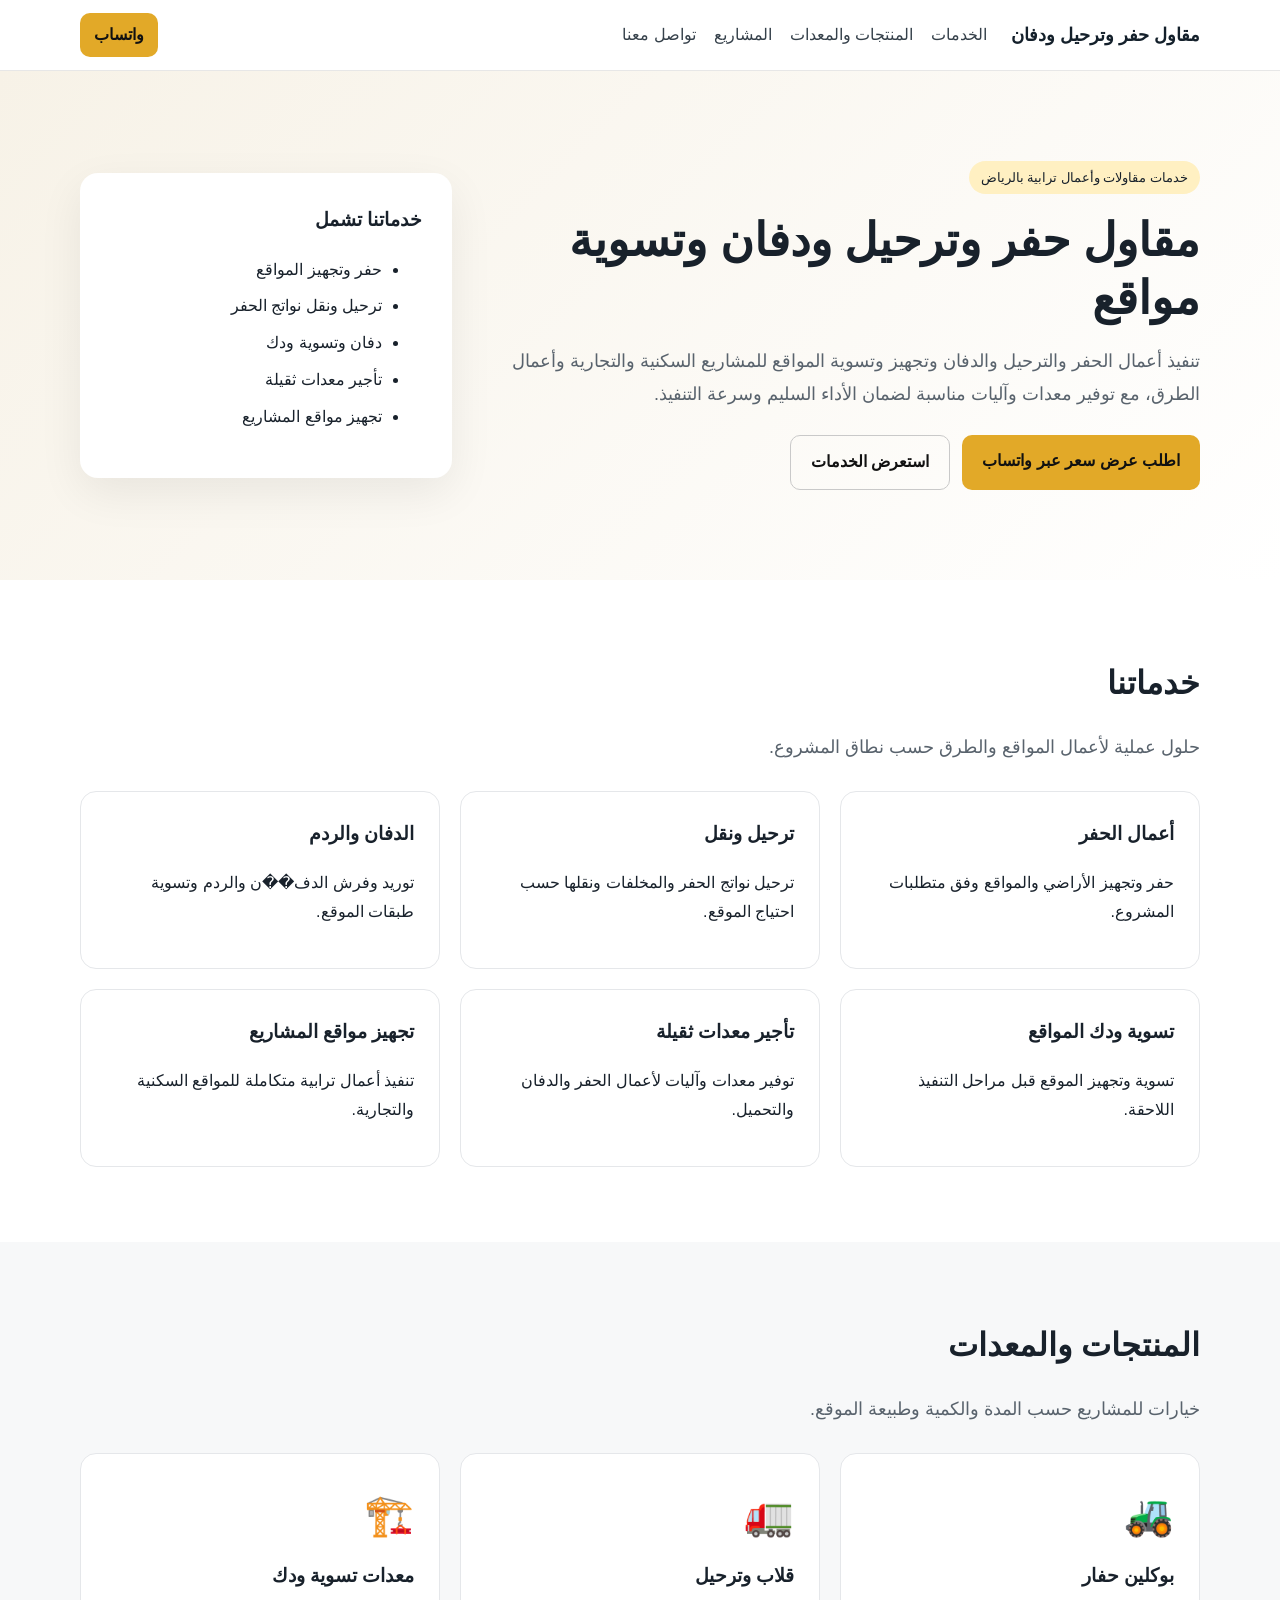
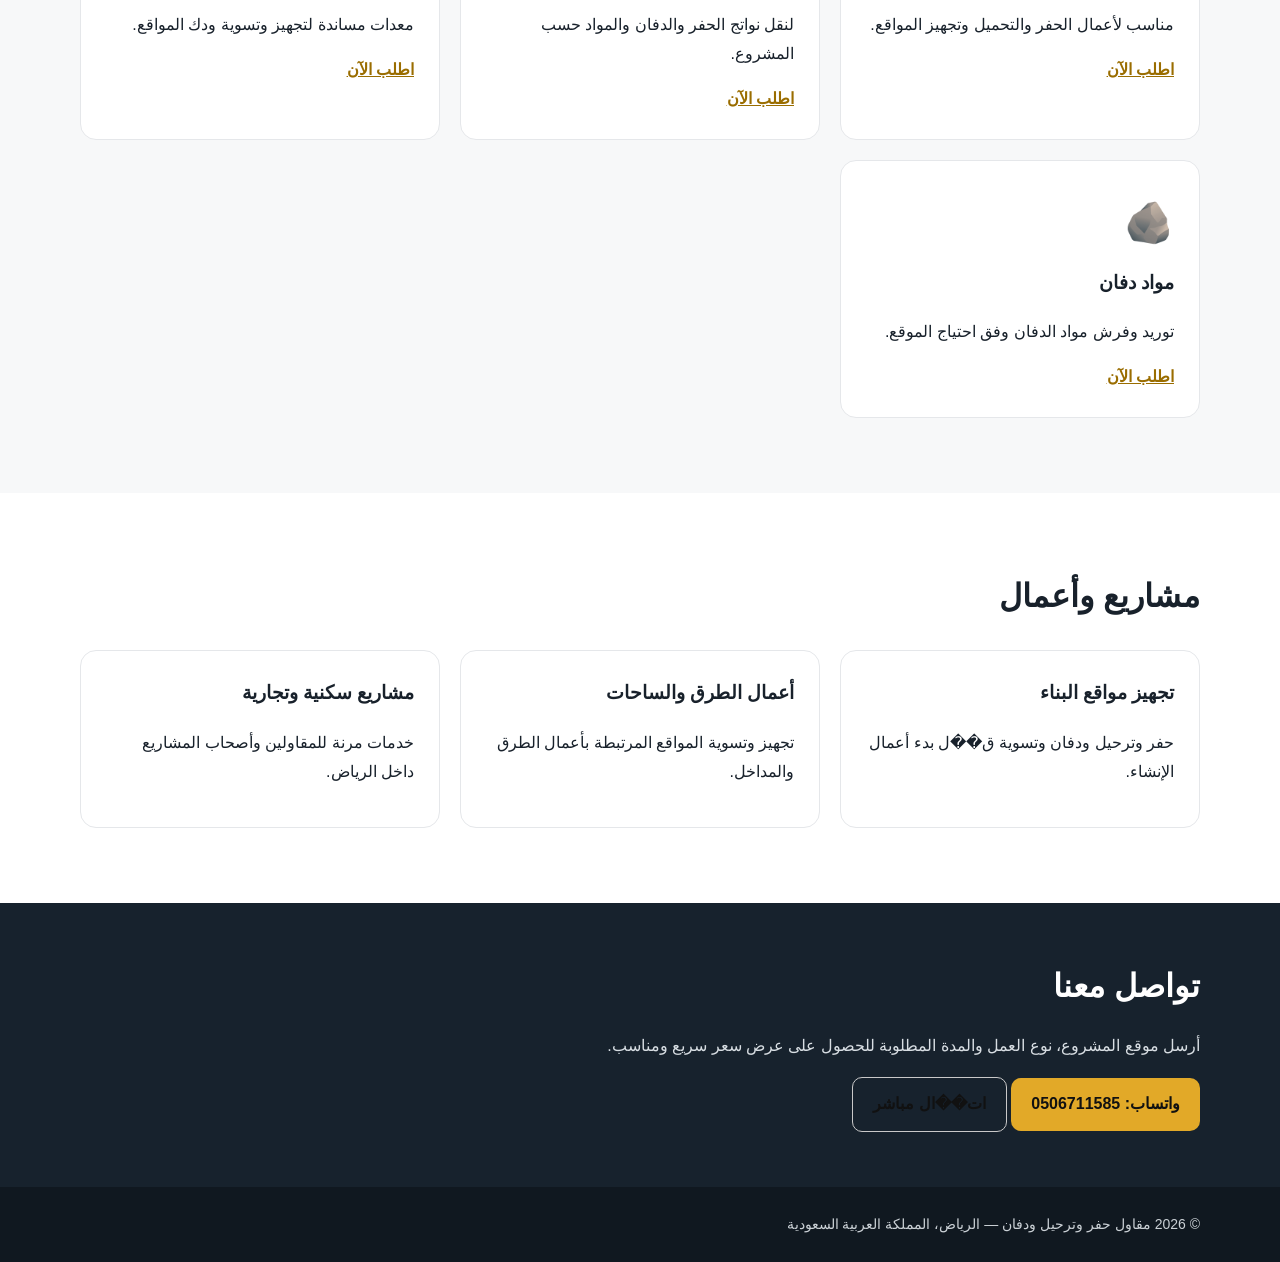
<file: index.html>
<!doctype html>
<html lang="ar" dir="rtl">
<head>
  <meta charset="utf-8">
  <meta name="viewport" content="width=device-width,initial-scale=1">
  <meta name="google-site-verification" content="HXzgTMPQGBaSAEjXgAmuo8qW6CU1yolK3773bHFjYjY">
  <meta name="description" content="مقاول حفر وترحيل ودفان بالرياض. خدمات الحفر، الترحيل، الدفان وتسوية المواقع وتأجير المعدات الثقيلة.">
  <title>مقاول حفر وترحيل ودفان بالرياض | خدمات ومعدات</title>
  <link rel="stylesheet" href="style.css">

  <!-- Google Analytics GA4 - فقط عند إدخال ID الحقيقي -->
  <script>
    window.dataLayer = window.dataLayer || [];
    function gtag(){ window.dataLayer.push(arguments); }
    const GA_MEASUREMENT_ID = 'G-XXXXXXXXXX';
    if (GA_MEASUREMENT_ID && GA_MEASUREMENT_ID !== 'G-XXXXXXXXXX') {
      const gaScript = document.createElement('script');
      gaScript.async = true;
      gaScript.src = 'https://www.googletagmanager.com/gtag/js?id=' + GA_MEASUREMENT_ID;
      document.head.appendChild(gaScript);
      gtag('js', new Date());
      gtag('config', GA_MEASUREMENT_ID);
    }
  </script>

  <!-- Meta Pixel - فقط عند إدخال ID الحقيقي -->
  <script>
    const FB_PIXEL_ID = 'XXXXXXXXXXXXXXX';
    if (FB_PIXEL_ID && FB_PIXEL_ID !== 'XXXXXXXXXXXXXXX') {
      !function(f,b,e,v,n,t,s){if(f.fbq)return;n=f.fbq=function(){n.callMethod?n.callMethod.apply(n,arguments):n.queue.push(arguments)};if(!f._fbq)f._fbq=n;n.push=n;n.loaded=!0;n.version='2.0';n.queue=[];t=b.createElement(e);t.async=!0;t.src=v;s=b.getElementsByTagName(e)[0];s.parentNode.insertBefore(t,s)}(window, document,'script','https://connect.facebook.net/en_US/fbevents.js');
      fbq('init', FB_PIXEL_ID);
      fbq('track', 'PageView');
    }
  </script>

  <!-- Google Tag Manager - فقط عند إدخال ID الحقيقي -->
  <script>
    const GTM_ID = 'GTM-XXXXXXXX';
    if (GTM_ID && GTM_ID !== 'GTM-XXXXXXXX') {
      (function(w,d,s,l,i){w[l]=w[l]||[];w[l].push({'gtm.start': new Date().getTime(),event:'gtm.js'});var f=d.getElementsByTagName(s)[0], j=d.createElement(s), dl=l!='dataLayer'?'&l='+l:''; j.async=true; j.src='https://www.googletagmanager.com/gtm.js?id='+i+dl; f.parentNode.insertBefore(j,f);})(window,document,'script','dataLayer',GTM_ID);
    }
  </script>
</head>
<body>
  <noscript>
    <iframe src="https://www.googletagmanager.com/ns.html?id=GTM-XXXXXXXX" height="0" width="0" style="display:none;visibility:hidden"></iframe>
  </noscript>

  <header class="top">
    <div class="wrap nav">
      <a class="brand" href="index.html">مقاول حفر وترحيل ودفان</a>
      <nav>
        <a href="#services">الخدمات</a>
        <a href="#products">المنتجات والمعدات</a>
        <a href="#projects">المشاريع</a>
        <a href="#contact">تواصل معنا</a>
      </nav>
      <a class="btn small" href="https://wa.me/966506711585">واتساب</a>
    </div>
  </header>

  <main>
    <section class="hero">
      <div class="wrap hero-grid">
        <div>
          <span class="badge">خدمات مقاولات وأعمال ترابية بالرياض</span>
          <h1>مقاول حفر وترحيل ودفان وتسوية مواقع</h1>
          <p>تنفيذ أعمال الحفر والترحيل والدفان وتجهيز وتسوية المواقع للمشاريع السكنية والتجارية وأعمال الطرق، مع توفير معدات وآليات مناسبة لضمان الأداء السليم وسرعة التنفيذ.</p>
          <div class="actions">
            <a class="btn" href="https://wa.me/966506711585">اطلب عرض سعر عبر واتساب</a>
            <a class="btn ghost" href="#services">استعرض الخدمات</a>
          </div>
        </div>
        <div class="hero-card">
          <h3>خدماتنا تشمل</h3>
          <ul>
            <li>حفر وتجهيز المواقع</li>
            <li>ترحيل ونقل نواتج الحفر</li>
            <li>دفان وتسوية ودك</li>
            <li>تأجير معدات ثقيلة</li>
            <li>تجهيز مواقع المشاريع</li>
          </ul>
        </div>
      </div>
    </section>

    <section id="services" class="section">
      <div class="wrap">
        <h2>خدماتنا</h2>
        <p class="lead">حلول عملية لأعمال المواقع والطرق حسب نطاق المشروع.</p>
        <div class="cards">
          <article>
            <h3>أعمال الحفر</h3>
            <p>حفر وتجهيز الأراضي والمواقع وفق متطلبات المشروع.</p>
          </article>
          <article>
            <h3>ترحيل ونقل</h3>
            <p>ترحيل نواتج الحفر والمخلفات ونقلها حسب احتياج الموقع.</p>
          </article>
          <article>
            <h3>الدفان والردم</h3>
            <p>توريد وفرش الدف��ن والردم وتسوية طبقات الموقع.</p>
          </article>
          <article>
            <h3>تسوية ودك المواقع</h3>
            <p>تسوية وتجهيز الموقع قبل مراحل التنفيذ اللاحقة.</p>
          </article>
          <article>
            <h3>تأجير معدات ثقيلة</h3>
            <p>توفير معدات وآليات لأعمال الحفر والدفان والتحميل.</p>
          </article>
          <article>
            <h3>تجهيز مواقع المشاريع</h3>
            <p>تنفيذ أعمال ترابية متكاملة للمواقع السكنية والتجارية.</p>
          </article>
        </div>
      </div>
    </section>

    <section id="products" class="section alt">
      <div class="wrap">
        <h2>المنتجات والمعدات</h2>
        <p class="lead">خيارات للمشاريع حسب المدة والكمية وطبيعة الموقع.</p>
        <div class="cards products">
          <article>
            <div class="icon">🚜</div>
            <h3>بوكلين حفار</h3>
            <p>مناسب لأعمال الحفر والتحميل وتجهيز المواقع.</p>
            <a href="https://wa.me/966506711585?text=%D8%A3%D8%B1%D9%8A%D8%AF%20%D8%AD%D8%AC%D8%B2%20%D8%A8%D9%88%D9%83%D9%84%D9%8A%D9%86%20%D9%84%D8%AD%D9%81%D8%A7%D8%B1">اطلب الآن</a>
          </article>
          <article>
            <div class="icon">🚛</div>
            <h3>قلاب وترحيل</h3>
            <p>لنقل نواتج الحفر والدفان والمواد حسب المشروع.</p>
            <a href="https://wa.me/966506711585?text=%D8%A3%D8%B1%D9%8A%D8%AF%20%D8%AD%D8%84%D8%B2%20%D9%82%D9%84%D8%A8%20%D9%88%D8%AA%D8%B1%D8%AD%D9%8A%D9%84">اطلب الآن</a>
          </article>
          <article>
            <div class="icon">🏗️</div>
            <h3>معدات تسوية ودك</h3>
            <p>معدات مساندة لتجهيز وتسوية ودك المواقع.</p>
            <a href="https://wa.me/966506711585?text=%D8%A3%D8%B1%D9%8A%D8%AF%20%D9%85%D9%84%D8%AA%D9%81%D8%A7%D8%AF%D8%A7%D8%AA%20%D9%84%D8%AA%D8%B3%D9%88%D9%8A%D8%A9%20%D9%88%D8%A7%D9%84%D8%AF%D9%83">اطلب الآن</a>
          </article>
          <article>
            <div class="icon">🪨</div>
            <h3>مواد دفان</h3>
            <p>توريد وفرش مواد الدفان وفق احتياج الموقع.</p>
            <a href="https://wa.me/966506711585?text=%D8%A3%D8%B1%D9%8A%D8%AF%20%D8%AA%D9%88%D8%B1%D9%8A%D8%AF%20%D9%85%D9%84%D8%AF%D9%81%D8%A7%D9%86%20%D9%88%D8%A7%D9%84%D9%85%D9%84%D8%8A%D8%A7%D8%AA">اطلب الآن</a>
          </article>
        </div>
      </div>
    </section>

    <section id="projects" class="section">
      <div class="wrap">
        <h2>مشاريع وأعمال</h2>
        <div class="project-grid">
          <div>
            <h3>تجهيز مواقع البناء</h3>
            <p>حفر وترحيل ودفان وتسوية ق��ل بدء أعمال الإنشاء.</p>
          </div>
          <div>
            <h3>أعمال الطرق والساحات</h3>
            <p>تجهيز وتسوية المواقع المرتبطة بأعمال الطرق والمداخل.</p>
          </div>
          <div>
            <h3>مشاريع سكنية وتجارية</h3>
            <p>خدمات مرنة للمقاولين وأصحاب المشاريع داخل الرياض.</p>
          </div>
        </div>
      </div>
    </section>

    <section id="contact" class="contact">
      <div class="wrap contact-box">
        <div>
          <h2>تواصل معنا</h2>
          <p>أرسل موقع المشروع، نوع العمل والمدة المطلوبة للحصول على عرض سعر سريع ومناسب.</p>
          <div class="contact-actions">
            <a class="btn" href="https://wa.me/966506711585">واتساب: 0506711585</a>
            <a class="btn ghost" href="tel:+966506711585">ات��ال مباشر</a>
          </div>
        </div>
      </div>
    </section>
  </main>

  <footer>
    <div class="wrap">© 2026 مقاول حفر وترحيل ودفان — الرياض، المملكة العربية السعودية</div>
  </footer>
</body>
</html>
</file>
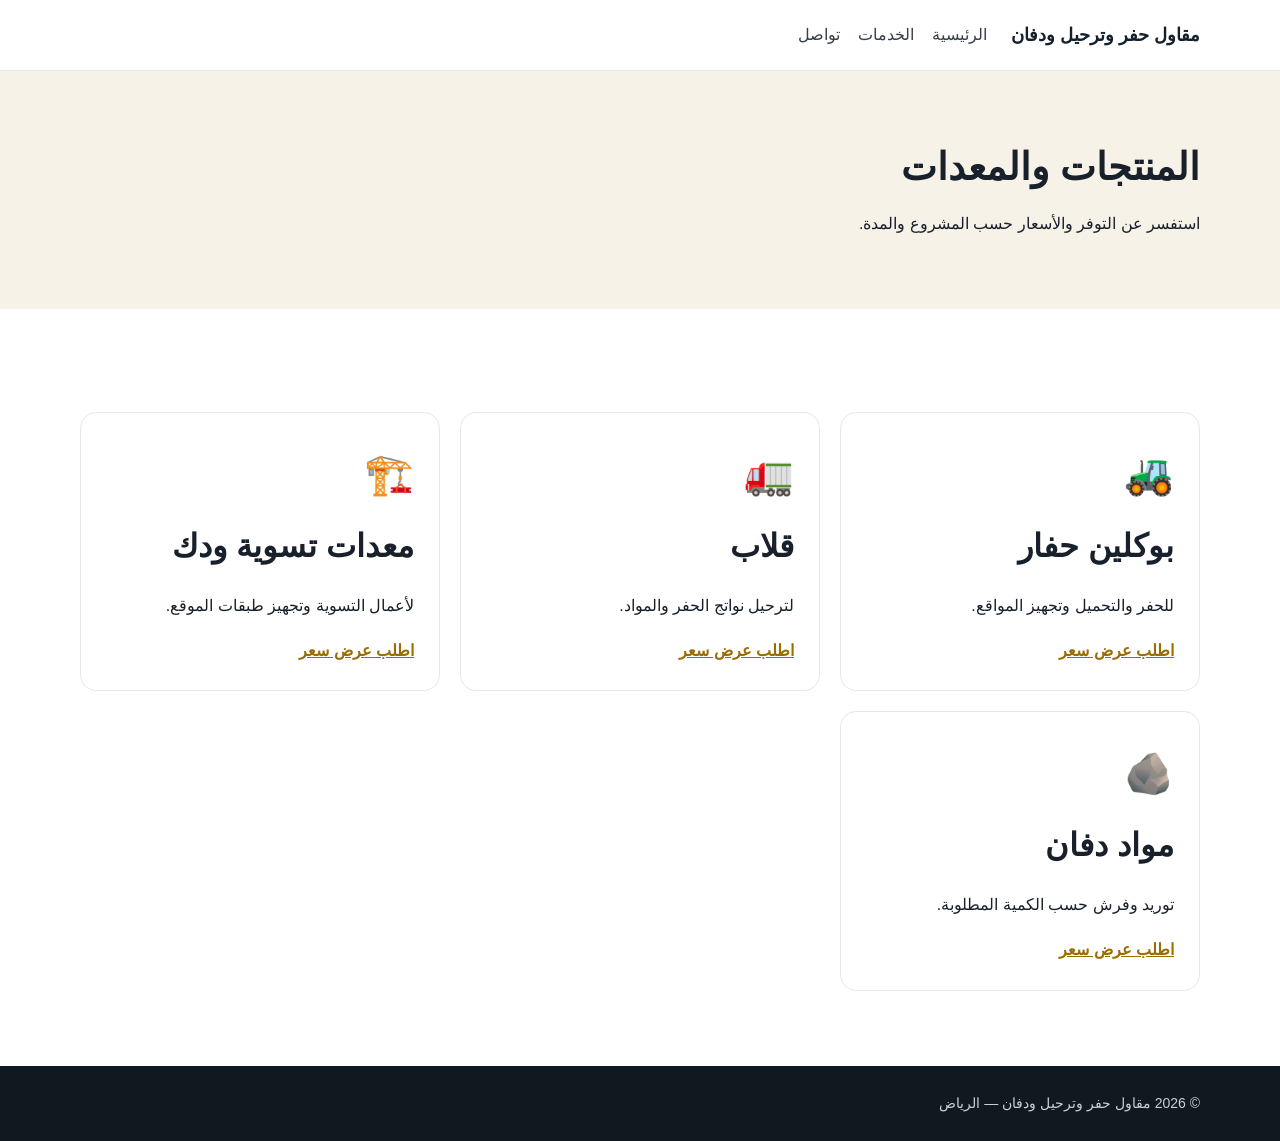
<file: products.html>
<!doctype html><html lang="ar" dir="rtl"><head><meta charset="utf-8"><meta name="viewport" content="width=device-width,initial-scale=1"><meta name="description" content="معدات ومنتجات لأعمال الحفر والدفان والترحيل بالرياض"><title>المنتجات والمعدات | مقاول حفر وترحيل</title><link rel="stylesheet" href="style.css"></head><body>
<header class="top"><div class="wrap nav"><a class="brand" href="index.html">مقاول حفر وترحيل ودفان</a><nav><a href="index.html">الرئيسية</a><a href="services.html">الخدمات</a><a href="index.html#contact">تواصل</a></nav></div></header>
<section class="page-head"><div class="wrap"><h1>المنتجات والمعدات</h1><p>استفسر عن التوفر والأسعار حسب المشروع والمدة.</p></div></section>
<section class="section"><div class="wrap cards products">
<article><div class="icon">🚜</div><h2>بوكلين حفار</h2><p>للحفر والتحميل وتجهيز المواقع.</p><a href="https://wa.me/966506711585">اطلب عرض سعر</a></article>
<article><div class="icon">🚛</div><h2>قلاب</h2><p>لترحيل نواتج الحفر والمواد.</p><a href="https://wa.me/966506711585">اطلب عرض سعر</a></article>
<article><div class="icon">🏗️</div><h2>معدات تسوية ودك</h2><p>لأعمال التسوية وتجهيز طبقات الموقع.</p><a href="https://wa.me/966506711585">اطلب عرض سعر</a></article>
<article><div class="icon">🪨</div><h2>مواد دفان</h2><p>توريد وفرش حسب الكمية المطلوبة.</p><a href="https://wa.me/966506711585">اطلب عرض سعر</a></article>
</div></section><footer><div class="wrap">© 2026 مقاول حفر وترحيل ودفان — الرياض</div></footer></body></html>
</file>
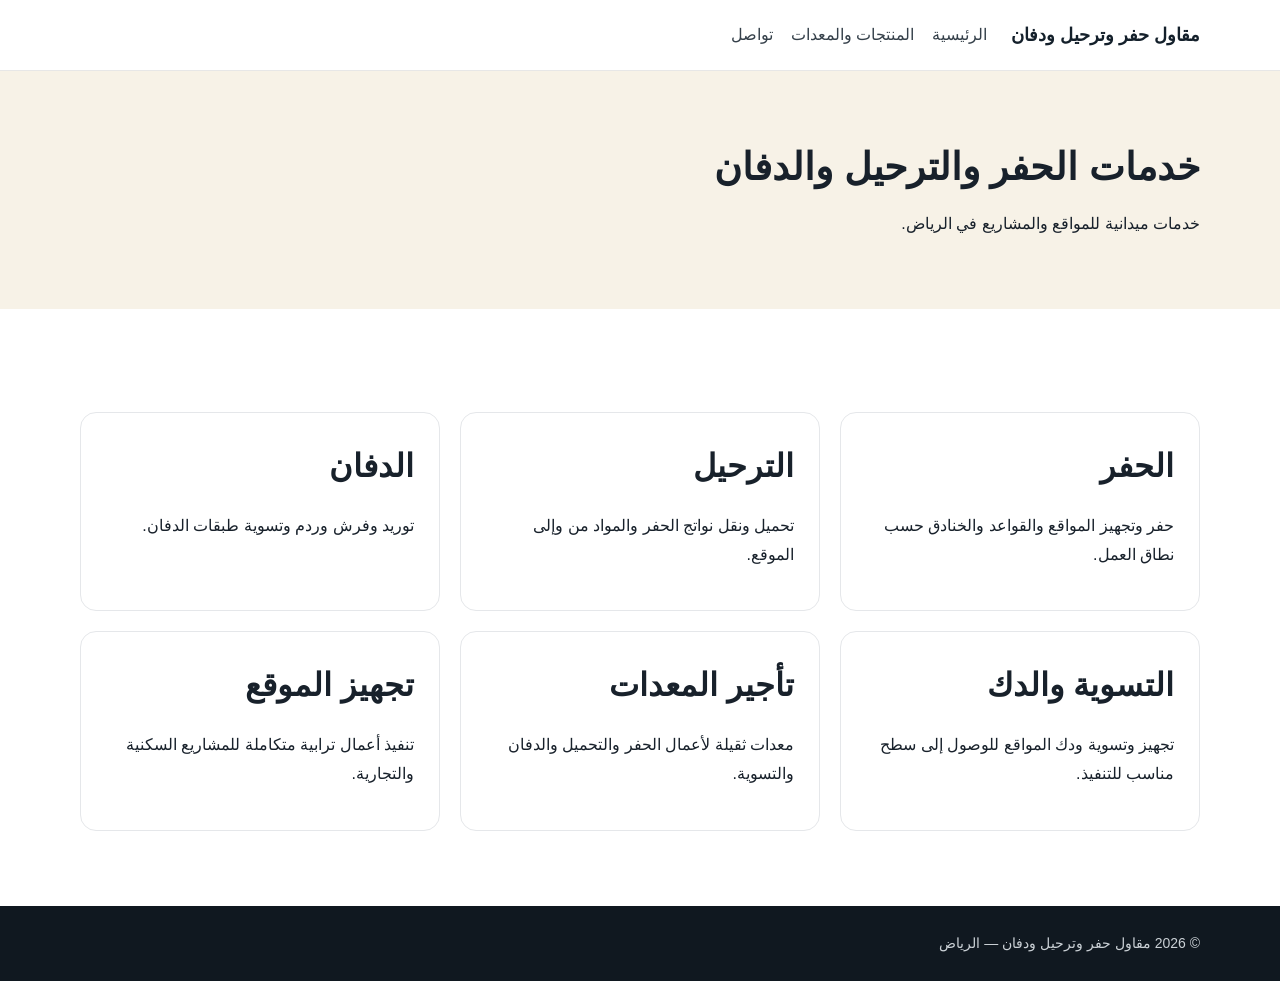
<file: services.html>
<!doctype html><html lang="ar" dir="rtl"><head><meta charset="utf-8"><meta name="viewport" content="width=device-width,initial-scale=1"><meta name="description" content="خدمات مقاول حفر وترحيل ودفان بالرياض"><title>الخدمات | مقاول حفر وترحيل ودفان بالرياض</title><link rel="stylesheet" href="style.css"></head><body>
<header class="top"><div class="wrap nav"><a class="brand" href="index.html">مقاول حفر وترحيل ودفان</a><nav><a href="index.html">الرئيسية</a><a href="products.html">المنتجات والمعدات</a><a href="index.html#contact">تواصل</a></nav></div></header>
<section class="page-head"><div class="wrap"><h1>خدمات الحفر والترحيل والدفان</h1><p>خدمات ميدانية للمواقع والمشاريع في الرياض.</p></div></section>
<section class="section"><div class="wrap cards"><article><h2>الحفر</h2><p>حفر وتجهيز المواقع والقواعد والخنادق حسب نطاق العمل.</p></article><article><h2>الترحيل</h2><p>تحميل ونقل نواتج الحفر والمواد من وإلى الموقع.</p></article><article><h2>الدفان</h2><p>توريد وفرش وردم وتسوية طبقات الدفان.</p></article><article><h2>التسوية والدك</h2><p>تجهيز وتسوية ودك المواقع للوصول إلى سطح مناسب للتنفيذ.</p></article><article><h2>تأجير المعدات</h2><p>معدات ثقيلة لأعمال الحفر والتحميل والدفان والتسوية.</p></article><article><h2>تجهيز الموقع</h2><p>تنفيذ أعمال ترابية متكاملة للمشاريع السكنية والتجارية.</p></article></div></section>
<footer><div class="wrap">© 2026 مقاول حفر وترحيل ودفان — الرياض</div></footer></body></html>
</file>
<file: style.css>
*{box-sizing:border-box}body{margin:0;font-family:Tahoma,Arial,sans-serif;color:#18212b;background:#fff;line-height:1.8}.wrap{width:min(1120px,92%);margin:auto}.top{position:sticky;top:0;z-index:10;background:#fff;border-bottom:1px solid #e7e7e7}.nav{min-height:70px;display:flex;align-items:center;gap:24px}.brand{font-weight:800;color:#14202b;text-decoration:none;font-size:18px}.nav nav{display:flex;gap:18px;flex:1}.nav nav a{color:#35404a;text-decoration:none}.btn{display:inline-block;background:#e2a928;color:#111;text-decoration:none;padding:12px 20px;border-radius:10px;font-weight:800}.btn.small{padding:8px 14px}.btn.ghost{background:transparent;border:1px solid #c9c9c9}.hero{background:linear-gradient(135deg,#f7f2e7,#fff);padding:90px 0}.hero-grid{display:grid;grid-template-columns:1.5fr .8fr;gap:50px;align-items:center}.badge{display:inline-block;background:#fff0c2;padding:5px 12px;border-radius:20px;font-size:13px}h1{font-size:46px;line-height:1.25;margin:18px 0}h2{font-size:32px;margin:0 0 10px}h3{margin-top:0}.hero p,.lead{font-size:18px;color:#59636d}.actions{display:flex;gap:12px;flex-wrap:wrap;margin-top:25px}.hero-card{background:#fff;padding:30px;border-radius:18px;box-shadow:0 15px 45px #00000012}.hero-card li{margin:8px 0}.section{padding:75px 0}.alt{background:#f7f8f9}.cards{display:grid;grid-template-columns:repeat(3,1fr);gap:20px;margin-top:28px}.cards article,.project-grid>div{border:1px solid #e5e7ea;border-radius:16px;padding:25px;background:#fff}.products article{transition:.2s}.products article:hover{transform:translateY(-3px)}.products a{color:#9a6d00;font-weight:800}.icon{font-size:40px;margin-bottom:8px}.project-grid{display:grid;grid-template-columns:repeat(3,1fr);gap:20px;margin-top:25px}.contact{background:#17222d;color:#fff;padding:55px 0}.contact-box{display:flex;justify-content:space-between;align-items:center;gap:30px}.contact p{color:#d8dee3}.page-head{background:#f7f2e7;padding:55px 0}.page-head h1{font-size:38px}footer{background:#101820;color:#cbd1d6;padding:25px 0;font-size:14px}@media(max-width:800px){.nav nav{display:none}.hero-grid,.cards,.project-grid{grid-template-columns:1fr}h1{font-size:34px}.hero{padding:55px 0}.section{padding:55px 0}.contact-box{flex-direction:column;align-items:flex-start}}
</file>
